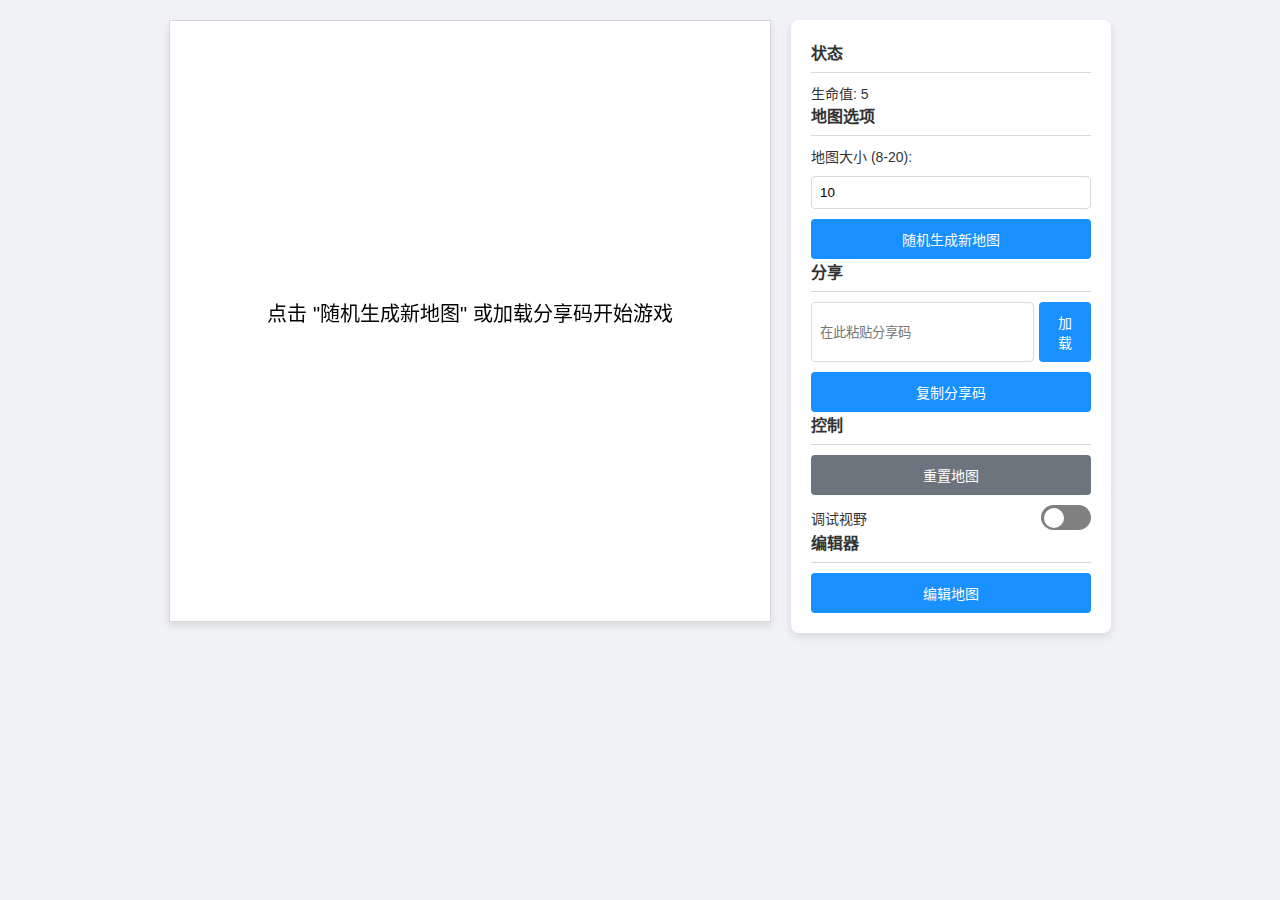
<file: ghost_maze_v0.html>
<!DOCTYPE html>
<html lang="zh-CN">
<head>
    <meta charset="UTF-8">
    <meta name="viewport" content="width=device-width, initial-scale=1.0">
    <title>鬼迷宫</title>
    <style>
        :root {
            --bg-color: #f0f2f5;
            --container-bg: #ffffff;
            --text-color: #333;
            --border-color: #d9d9d9;
            --primary-color: #1890ff;
            --primary-hover-color: #40a9ff;
            --danger-color: #ff4d4f;
            --danger-hover-color: #ff7875;
            --success-color: #52c41a;
            --disabled-color: #f5f5f5;
            --disabled-text-color: #bfbfbf;

            /* Game Colors */
            --ground-color: #dfe3e6;
            --grid-line-color: #dadee1;
            --unexplored-color: #0b0b0b;
            --wall-color: #495360;
            --player-color: #007bff;
            --ghost-color: #dc3545;
            --end-point-color: #28a745;
            --start-room-highlight: rgba(173, 216, 230, 0.4); /* Light blue with transparency */
            --hover-highlight-color: #ffc107; /* Yellow for hover */
        }

        body {
            font-family: -apple-system, BlinkMacSystemFont, 'Segoe UI', Roboto, 'Helvetica Neue', Arial, 'Noto Sans', sans-serif, 'Apple Color Emoji', 'Segoe UI Emoji', 'Segoe UI Symbol', 'Noto Color Emoji';
            background-color: var(--bg-color);
            color: var(--text-color);
            display: flex;
            justify-content: center;
            align-items: flex-start;
            margin: 0;
            padding: 20px;
            min-height: 100vh;
            box-sizing: border-box;
        }

        .main-container {
            display: flex;
            gap: 20px;
            align-items: flex-start;
        }

        #game-canvas {
            border: 1px solid var(--border-color);
            background-color: var(--container-bg);
            box-shadow: 0 4px 8px rgba(0,0,0,0.1);
        }

        .controls-panel {
            width: 280px;
            padding: 20px;
            background-color: var(--container-bg);
            border-radius: 8px;
            box-shadow: 0 4px 8px rgba(0,0,0,0.1);
            display: flex;
            flex-direction: column;
            gap: 15px;
        }

        .control-group {
            display: flex;
            flex-direction: column;
            gap: 10px;
        }

        .control-group h3 {
            margin: 0;
            font-size: 16px;
            border-bottom: 1px solid var(--border-color);
            padding-bottom: 8px;
        }
        
        .control-group label, .control-group .label {
            font-weight: 500;
            font-size: 14px;
        }

        .control-group input[type="number"], .control-group input[type="text"] {
            width: 100%;
            padding: 8px;
            border: 1px solid var(--border-color);
            border-radius: 4px;
            box-sizing: border-box;
        }
        
        .control-group .share-area {
            display: flex;
            gap: 5px;
        }

        .control-group .share-area input {
            flex-grow: 1;
        }

        button, .button {
            padding: 10px 15px;
            border: none;
            border-radius: 4px;
            background-color: var(--primary-color);
            color: white;
            font-size: 14px;
            cursor: pointer;
            transition: background-color 0.2s;
            text-align: center;
        }

        button:hover, .button:hover {
            background-color: var(--primary-hover-color);
        }
        
        button.secondary {
            background-color: #6c757d;
        }
        button.secondary:hover {
            background-color: #5a6268;
        }
        
        button.danger {
            background-color: var(--danger-color);
        }
        button.danger:hover {
            background-color: var(--danger-hover-color);
        }

        button:disabled {
            background-color: var(--disabled-color);
            color: var(--disabled-text-color);
            cursor: not-allowed;
        }

        .toggle-switch {
            display: flex;
            align-items: center;
            justify-content: space-between;
        }

        .toggle-switch input[type="checkbox"] {
            height: 0;
            width: 0;
            visibility: hidden;
        }

        .toggle-switch label {
            cursor: pointer;
            text-indent: -9999px;
            width: 50px;
            height: 25px;
            background: grey;
            display: block;
            border-radius: 100px;
            position: relative;
        }

        .toggle-switch label:after {
            content: '';
            position: absolute;
            top: 2.5px;
            left: 2.5px;
            width: 20px;
            height: 20px;
            background: #fff;
            border-radius: 90px;
            transition: 0.3s;
        }

        .toggle-switch input:checked + label {
            background: var(--primary-color);
        }

        .toggle-switch input:checked + label:after {
            left: calc(100% - 2.5px);
            transform: translateX(-100%);
        }

        .overlay {
            position: fixed;
            top: 0;
            left: 0;
            width: 100%;
            height: 100%;
            background-color: rgba(0, 0, 0, 0.6);
            display: none; /* Initially hidden */
            justify-content: center;
            align-items: center;
            z-index: 1000;
        }

        .overlay-content {
            background-color: var(--container-bg);
            padding: 30px 40px;
            border-radius: 8px;
            text-align: center;
            box-shadow: 0 5px 15px rgba(0,0,0,0.3);
        }

        .overlay-content h2, .overlay-content p {
            margin-top: 0;
            margin-bottom: 1em;
        }

        .overlay-content .buttons {
            margin-top: 20px;
            display: flex;
            gap: 10px;
            justify-content: center;
        }
        
        .editor-toolbar {
            display: flex;
            gap: 10px;
            margin-bottom: 15px;
        }
        
        .editor-toolbar button.active {
            background-color: var(--primary-hover-color);
            box-shadow: inset 0 2px 4px rgba(0,0,0,0.2);
        }

        /* === Toast Notification Styles === */
        .toast {
            position: fixed;
            top: 20px;
            left: 50%;
            transform: translate(-50%, -100px);
            padding: 12px 20px;
            border-radius: 6px;
            background-color: var(--primary-color);
            color: white;
            font-size: 15px;
            box-shadow: 0 4px 12px rgba(0,0,0,0.15);
            z-index: 2000;
            opacity: 0;
            visibility: hidden;
            transition: transform 0.4s ease, opacity 0.4s ease, visibility 0.4s;
        }
        .toast.show {
            transform: translate(-50%, 0);
            opacity: 1;
            visibility: visible;
        }
        .toast.success {
            background-color: var(--success-color);
        }
        .toast.error {
            background-color: var(--danger-color);
        }

    </style>
</head>
<body>

    <div class="main-container">
        <canvas id="game-canvas" width="600" height="600"></canvas>
        
        <div class="controls-panel">
            <!-- Game Mode UI -->
            <div id="game-controls">
                <div class="control-group">
                    <h3>状态</h3>
                    <div id="player-health-display" class="label">生命值: 5</div>
                </div>
                <div class="control-group">
                    <h3>地图选项</h3>
                    <label for="map-size-input">地图大小 (8-20):</label>
                    <input type="number" id="map-size-input" value="10" min="8" max="20">
                    <button id="generate-map-btn">随机生成新地图</button>
                </div>
                <div class="control-group">
                    <h3>分享</h3>
                    <div class="share-area">
                        <input type="text" id="share-code-input" placeholder="在此粘贴分享码">
                        <button id="load-share-code-btn">加载</button>
                    </div>
                    <button id="copy-share-code-btn">复制分享码</button>
                </div>
                 <div class="control-group">
                    <h3>控制</h3>
                    <button id="reset-map-btn" class="secondary">重置地图</button>
                    <div class="toggle-switch">
                        <span class="label">调试视野</span>
                        <input type="checkbox" id="debug-vision-toggle">
                        <label for="debug-vision-toggle">Toggle</label>
                    </div>
                </div>
                <div class="control-group">
                    <h3>编辑器</h3>
                    <button id="edit-map-btn">编辑地图</button>
                </div>
            </div>

            <!-- Editor Mode UI -->
            <div id="editor-controls" style="display: none;">
                <div class="control-group">
                    <h3>编辑器工具</h3>
                    <div class="editor-toolbar">
                        <button id="tool-wall" class="tool-btn active">编辑墙壁</button>
                        <button id="tool-end" class="tool-btn">放置终点</button>
                        <button id="tool-ghost" class="tool-btn">放置鬼</button>
                        <button id="tool-eraser" class="tool-btn">橡皮擦</button>
                    </div>
                </div>
                 <div class="control-group">
                    <h3>地图选项</h3>
                    <label for="editor-map-size-input">地图大小 (8-20):</label>
                    <input type="number" id="editor-map-size-input" value="10" min="8" max="20">
                </div>
                <div class="control-group">
                    <h3>控制</h3>
                    <button id="play-edited-map-btn">游玩地图</button>
                    <button id="clear-map-btn" class="danger">清空地图</button>
                </div>
                 <div class="control-group">
                    <h3>分享</h3>
                    <div class="share-area">
                        <input type="text" id="editor-share-code-input" placeholder="在此粘贴分享码">
                        <button id="editor-load-share-code-btn">加载</button>
                    </div>
                    <button id="editor-copy-share-code-btn">复制分享码</button>
                </div>
            </div>
        </div>
    </div>

    <!-- Overlays -->
    <div id="death-overlay" class="overlay">
        <div class="overlay-content">
            <h2 id="death-message">你死了</h2>
            <div class="buttons">
                <button id="revive-btn">复活</button>
            </div>
        </div>
    </div>

    <div id="game-over-overlay" class="overlay">
        <div class="overlay-content">
            <h2>你死了，游戏结束</h2>
            <div class="buttons">
                <button id="game-over-replay-btn">再次游玩该地图</button>
                <button id="game-over-new-map-btn">游玩新地图</button>
            </div>
        </div>
    </div>

    <div id="win-overlay" class="overlay">
        <div class="overlay-content">
            <h2>你赢了！</h2>
            <div class="buttons">
                <button id="win-replay-btn">再次游玩该地图</button>
                <button id="win-new-map-btn">游玩新地图</button>
            </div>
        </div>
    </div>

    <!-- Custom Confirm Overlay -->
    <div id="confirm-overlay" class="overlay">
        <div class="overlay-content">
            <p id="confirm-message">你确定吗？</p>
            <div class="buttons">
                <button id="confirm-yes-btn" class="danger">确认</button>
                <button id="confirm-no-btn" class="secondary">取消</button>
            </div>
        </div>
    </div>

    <!-- Toast Notification -->
    <div id="toast-notification" class="toast"></div>


    <script>
    document.addEventListener('DOMContentLoaded', () => {
        const canvas = document.getElementById('game-canvas');
        const ctx = canvas.getContext('2d');

        class GhostMazeGame {
            constructor() {
                // DOM Elements
                this.healthDisplay = document.getElementById('player-health-display');
                this.mapSizeInput = document.getElementById('map-size-input');
                this.editorMapSizeInput = document.getElementById('editor-map-size-input');
                this.toastElement = document.getElementById('toast-notification');
                this.confirmOverlay = document.getElementById('confirm-overlay');
                this.confirmMessage = document.getElementById('confirm-message');
                this.confirmYesBtn = document.getElementById('confirm-yes-btn');
                this.confirmNoBtn = document.getElementById('confirm-no-btn');
                this.toastTimeout = null;
                this.animationFrameId = null;
                
                const computedStyle = getComputedStyle(document.documentElement);
                this.colors = {
                    ground: computedStyle.getPropertyValue('--ground-color').trim(),
                    gridLine: computedStyle.getPropertyValue('--grid-line-color').trim(),
                    unexplored: computedStyle.getPropertyValue('--unexplored-color').trim(),
                    wall: computedStyle.getPropertyValue('--wall-color').trim(),
                    player: computedStyle.getPropertyValue('--player-color').trim(),
                    ghost: computedStyle.getPropertyValue('--ghost-color').trim(),
                    endPoint: computedStyle.getPropertyValue('--end-point-color').trim(),
                    startRoomHighlight: computedStyle.getPropertyValue('--start-room-highlight').trim(),
                    hoverHighlight: computedStyle.getPropertyValue('--hover-highlight-color').trim()
                };
                
                // Game State
                this.state = 'menu';
                this.width = 10;
                this.height = 10;
                this.cellSize = canvas.width / this.width;
                this.mapData = null;

                // Player
                this.player = { x: 1, y: 1, hp: 5, initialHp: 5, trail: [] };

                // Ghosts
                this.ghosts = [];
                this.ghostCount = 3;

                // Map data structures
                this.hWalls = [];
                this.vWalls = [];
                this.startPos = { x: 1, y: 1 };
                this.endPos = { x: 0, y: 0 };
                
                // Visibility
                this.seenCells = [];
                this.debugVision = false;

                // Editor State
                this.editor = {
                    active: false,
                    tool: 'wall',
                    isDragging: false,
                    didDrag: false,
                    dragAxis: null,
                    lastDragPos: null,
                    hoveredWall: null
                };

                this.bindUI();
                this.showInitialMessage();
            }
            
            showInitialMessage() {
                ctx.clearRect(0, 0, canvas.width, canvas.height);
                ctx.fillStyle = 'black';
                ctx.font = '20px sans-serif';
                ctx.textAlign = 'center';
                ctx.fillText('点击 "随机生成新地图" 或加载分享码开始游戏', canvas.width / 2, canvas.height / 2);
            }

            // ==================================================
            //  UI BINDING & CONTROLS
            // ==================================================
            bindUI() {
                document.getElementById('generate-map-btn').addEventListener('click', () => this.generateNewRandomMap());
                document.getElementById('load-share-code-btn').addEventListener('click', () => this.loadFromShareCode(document.getElementById('share-code-input').value));
                document.getElementById('copy-share-code-btn').addEventListener('click', () => this.copyShareCode());
                document.getElementById('reset-map-btn').addEventListener('click', () => this.resetCurrentMap());
                document.getElementById('debug-vision-toggle').addEventListener('change', (e) => {
                    this.debugVision = e.target.checked;
                    if (this.state !== 'playing') this.draw();
                });
                document.getElementById('edit-map-btn').addEventListener('click', () => this.enterEditorMode());

                document.getElementById('revive-btn').addEventListener('click', () => this.revivePlayer());
                document.getElementById('game-over-replay-btn').addEventListener('click', () => this.resetCurrentMap());
                document.getElementById('game-over-new-map-btn').addEventListener('click', () => this.generateNewRandomMap());
                document.getElementById('win-replay-btn').addEventListener('click', () => this.resetCurrentMap());
                document.getElementById('win-new-map-btn').addEventListener('click', () => this.generateNewRandomMap());

                document.querySelectorAll('.tool-btn').forEach(btn => {
                    btn.addEventListener('click', (e) => this.setEditorTool(e.target.id.split('-')[1]));
                });
                this.editorMapSizeInput.addEventListener('change', () => this.resizeAndClearEditor());
                document.getElementById('play-edited-map-btn').addEventListener('click', () => this.playEditedMap());
                document.getElementById('clear-map-btn').addEventListener('click', () => this.clearEditorMap());
                document.getElementById('editor-copy-share-code-btn').addEventListener('click', () => this.copyShareCode(true));
                document.getElementById('editor-load-share-code-btn').addEventListener('click', () => this.loadFromShareCode(document.getElementById('editor-share-code-input').value, true));

                window.addEventListener('keydown', (e) => this.handleKeyPress(e));
                
                canvas.addEventListener('mousedown', (e) => this.handleCanvasMouseDown(e));
                canvas.addEventListener('mousemove', (e) => this.handleCanvasMouseMove(e));
                canvas.addEventListener('mouseup', (e) => this.handleCanvasMouseUp(e));
                canvas.addEventListener('mouseleave', (e) => this.handleCanvasMouseLeave(e));
            }

            // ==================================================
            //  CUSTOM NOTIFICATIONS & ANIMATION
            // ==================================================
            showToast(message, duration = 3000, type = 'info') {
                clearTimeout(this.toastTimeout);
                this.toastElement.textContent = message;
                this.toastElement.className = 'toast';
                if (type !== 'info') {
                    this.toastElement.classList.add(type);
                }
                this.toastElement.classList.add('show');
                this.toastTimeout = setTimeout(() => {
                    this.toastElement.classList.remove('show');
                }, duration);
            }

            showConfirm(message, onConfirm) {
                this.confirmMessage.textContent = message;
                this.confirmOverlay.style.display = 'flex';

                const hide = () => {
                    this.confirmOverlay.style.display = 'none';
                    this.confirmYesBtn.onclick = null;
                    this.confirmNoBtn.onclick = null;
                };

                this.confirmYesBtn.onclick = () => {
                    hide();
                    onConfirm();
                };
                this.confirmNoBtn.onclick = hide;
            }

            startAnimationLoop() {
                if (this.animationFrameId) return;
                const trailLifetime = 500; // Trail fades out over 0.5 seconds

                const loop = () => {
                    const now = Date.now();
                    
                    // Filter out old trail points
                    this.player.trail = this.player.trail.filter(p => now - p.timestamp < trailLifetime);
                    this.ghosts.forEach(g => {
                        g.trail = g.trail.filter(p => now - p.timestamp < trailLifetime);
                    });

                    if (this.state === 'playing') {
                        this.draw();
                        this.animationFrameId = requestAnimationFrame(loop);
                    } else {
                        this.stopAnimationLoop();
                    }
                };
                this.animationFrameId = requestAnimationFrame(loop);
            }

            stopAnimationLoop() {
                if (this.animationFrameId) {
                    cancelAnimationFrame(this.animationFrameId);
                    this.animationFrameId = null;
                }
            }

            // ==================================================
            //  GAME INITIALIZATION & STATE MANAGEMENT
            // ==================================================
            
            startGame(mapData) {
                this.stopAnimationLoop();
                this.mapData = JSON.parse(JSON.stringify(mapData));
                this.state = 'playing';
                
                this.width = mapData.width;
                this.height = mapData.height;
                this.cellSize = canvas.width / this.width;
                
                this.hWalls = mapData.hWalls;
                this.vWalls = mapData.vWalls;
                this.endPos = mapData.endPos;
                
                this.player = { x: 1, y: this.height - 2, hp: 5, initialHp: 5, trail: [] };
                
                this.ghosts = JSON.parse(JSON.stringify(mapData.initialGhosts));
                this.ghosts.forEach(g => g.trail = []);
                
                this.seenCells = Array(this.height).fill(null).map(() => Array(this.width).fill(false));
                this.updateVisibility();
                
                this.updateHealthDisplay();
                this.hideAllOverlays();
                this.startAnimationLoop();
            }

            generateNewRandomMap() {
                const size = parseInt(this.mapSizeInput.value);
                if (size < 8 || size > 20) {
                    this.showToast('地图大小必须在 8 到 20 之间。', 3000, 'error');
                    return;
                }
                const mapData = this.generateMaze(size, size);
                this.startGame(mapData);
            }
            
            resetCurrentMap() {
                if (!this.mapData) {
                    this.showToast("没有可重置的地图。请先生成一个新地图。", 3000, 'error');
                    return;
                }
                this.startGame(this.mapData);
            }

            // ==================================================
            //  MAP GENERATION
            // ==================================================

            generateMaze(width, height) {
                this.width = width;
                this.height = height;
                this.cellSize = canvas.width / this.width;

                this.hWalls = Array(height + 1).fill(null).map(() => Array(width).fill(true));
                this.vWalls = Array(height).fill(null).map(() => Array(width + 1).fill(true));

                const roomY = height - 3;
                for (let y = roomY; y < roomY + 3; y++) {
                    for (let x = 0; x < 3; x++) {
                        if (x < 2) this.vWalls[y][x + 1] = false;
                        if (y < roomY + 2) this.hWalls[y + 1][x] = false;
                    }
                }
                this.vWalls[roomY + 1][3] = false;
                this.hWalls[roomY][1] = false;
                
                this.startPos = { x: 1, y: height - 2 };

                const visited = Array(height).fill(null).map(() => Array(width).fill(false));
                for (let y = roomY; y < roomY + 3; y++) {
                    for (let x = 0; x < 3; x++) {
                        visited[y][x] = true;
                    }
                }
                
                const stack = [];
                let startGenX, startGenY;
                do {
                    startGenX = Math.floor(Math.random() * width);
                    startGenY = Math.floor(Math.random() * height);
                } while (visited[startGenY][startGenX]);

                stack.push({ x: startGenX, y: startGenY });
                visited[startGenY][startGenX] = true;

                while (stack.length > 0) {
                    const current = stack.pop();
                    const neighbors = [];
                    const dirs = [{x:0, y:-1}, {x:1, y:0}, {x:0, y:1}, {x:-1, y:0}];
                    for (const dir of dirs) {
                        const nx = current.x + dir.x;
                        const ny = current.y + dir.y;
                        if (nx >= 0 && nx < width && ny >= 0 && ny < height && !visited[ny][nx]) {
                            neighbors.push({ x: nx, y: ny, dir: dir });
                        }
                    }

                    if (neighbors.length > 0) {
                        stack.push(current);
                        const { x: nx, y: ny, dir } = neighbors[Math.floor(Math.random() * neighbors.length)];
                        if (dir.x === 1) this.vWalls[current.y][current.x + 1] = false;
                        else if (dir.x === -1) this.vWalls[current.y][current.x] = false;
                        else if (dir.y === 1) this.hWalls[current.y + 1][current.x] = false;
                        else if (dir.y === -1) this.hWalls[current.y][current.x] = false;
                        visited[ny][nx] = true;
                        stack.push({ x: nx, y: ny });
                    }
                }
                
                const wallsToRemove = Math.floor(width * height * 0.08);
                let removedCount = 0;
                let attempts = 0;
                while (removedCount < wallsToRemove && attempts < wallsToRemove * 10) {
                    attempts++;
                    const rx = Math.floor(Math.random() * (width - 1));
                    const ry = Math.floor(Math.random() * (height - 1));

                    if (Math.random() > 0.5) {
                        if (rx < width - 1 && !(ry >= roomY && ry < roomY + 3 && rx + 1 === 3)) {
                            if (this.vWalls[ry][rx + 1]) {
                                this.vWalls[ry][rx + 1] = false;
                                removedCount++;
                            }
                        }
                    } else {
                        if (ry < height - 1 && !(rx >= 0 && rx < 3 && ry + 1 === roomY)) {
                             if (this.hWalls[ry + 1][rx]) {
                                this.hWalls[ry + 1][rx] = false;
                                removedCount++;
                            }
                        }
                    }
                }

                this.endPos = this.findFarthestEndCell();

                const initialGhosts = [];
                const occupied = new Set();
                occupied.add(`${this.endPos.x},${this.endPos.y}`);
                for (let y = height - 3; y < height; y++) {
                    for (let x = 0; x < 3; x++) {
                        occupied.add(`${x},${y}`);
                    }
                }

                while (initialGhosts.length < this.ghostCount) {
                    const x = Math.floor(Math.random() * width);
                    const y = Math.floor(Math.random() * height);
                    const posKey = `${x},${y}`;
                    if (!occupied.has(posKey)) {
                        initialGhosts.push({ x, y, id: initialGhosts.length });
                        occupied.add(posKey);
                    }
                }

                return {
                    width, height,
                    hWalls: this.hWalls, vWalls: this.vWalls,
                    endPos: this.endPos, initialGhosts: initialGhosts
                };
            }
            
            findFarthestEndCell() {
                const distances = this.calculateDistances(this.startPos);
                let maxDist = -1;
                let farthestCell = null;

                for (let y = 0; y < this.height; y++) {
                    for (let x = 0; x < this.width; x++) {
                        if (x === 0 || x === this.width - 1 || y === 0 || y === this.height - 1) {
                            let wallCount = 0;
                            if (this.hWalls[y][x]) wallCount++;
                            if (this.hWalls[y + 1][x]) wallCount++;
                            if (this.vWalls[y][x]) wallCount++;
                            if (this.vWalls[y][x + 1]) wallCount++;
                            
                            if (wallCount >= 3) {
                                if (distances[y][x] > maxDist) {
                                    maxDist = distances[y][x];
                                    farthestCell = { x, y };
                                }
                            }
                        }
                    }
                }
                return farthestCell || { x: this.width - 1, y: 0 };
            }

            // ==================================================
            //  PLAYER LOGIC
            // ==================================================
            handleKeyPress(e) {
                if (this.state !== 'playing') return;

                let dx = 0, dy = 0;
                switch (e.key) {
                    case 'ArrowUp': case 'w': dy = -1; break;
                    case 'ArrowDown': case 's': dy = 1; break;
                    case 'ArrowLeft': case 'a': dx = -1; break;
                    case 'ArrowRight': case 'd': dx = 1; break;
                    default: return;
                }
                e.preventDefault();
                this.movePlayer(dx, dy);
            }

            movePlayer(dx, dy) {
                if (this.state !== 'playing') return;

                const playerPrevPos = { x: this.player.x, y: this.player.y };
                const newX = this.player.x + dx;
                const newY = this.player.y + dy;

                if (newX < 0 || newX >= this.width || newY < 0 || newY >= this.height) return;
                if (dx === 1 && this.vWalls[this.player.y][this.player.x + 1]) return;
                if (dx === -1 && this.vWalls[this.player.y][this.player.x]) return;
                if (dy === 1 && this.hWalls[this.player.y + 1][this.player.x]) return;
                if (dy === -1 && this.hWalls[this.player.y][this.player.x]) return;

                this.player.trail.unshift({ x: this.player.x, y: this.player.y, timestamp: Date.now() });

                this.player.x = newX;
                this.player.y = newY;
                
                this.updateVisibility();

                if (this.checkCollisionWithGhosts()) {
                    this.handlePlayerDeath();
                    return;
                }

                this.moveGhosts(playerPrevPos);

                if (this.checkCollisionWithGhosts()) {
                    this.handlePlayerDeath();
                    return;
                }
                
                if (this.player.x === this.endPos.x && this.player.y === this.endPos.y) {
                    this.handleWin();
                }

                if (!this.animationFrameId) this.draw();
            }
            
            resetPlayerPos() {
                this.player.x = this.startPos.x;
                this.player.y = this.height - 2;
                this.player.trail = [];
            }
            
            updateHealthDisplay() {
                this.healthDisplay.textContent = `生命值: ${this.player.hp}`;
            }

            // ==================================================
            //  GHOST LOGIC
            // ==================================================
            
            canGhostSeePlayer(ghost, playerPos) {
                if (!playerPos || ghost.x !== playerPos.x && ghost.y !== playerPos.y) return false;
                
                if (ghost.x === playerPos.x) {
                    const startY = Math.min(ghost.y, playerPos.y);
                    const endY = Math.max(ghost.y, playerPos.y);
                    for (let y = startY; y < endY; y++) {
                        if (this.hWalls[y + 1][ghost.x]) return false;
                    }
                } else {
                    const startX = Math.min(ghost.x, playerPos.x);
                    const endX = Math.max(ghost.x, playerPos.x);
                    for (let x = startX; x < endX; x++) {
                        if (this.vWalls[ghost.y][x + 1]) return false;
                    }
                }
                return true;
            }

            moveGhosts(playerPrevPos) {
                const ghostOrder = this.ghosts.map((_, i) => i).sort(() => Math.random() - 0.5);

                for (const i of ghostOrder) {
                    const ghost = this.ghosts[i];
                    const sawBefore = this.canGhostSeePlayer(ghost, playerPrevPos);
                    const seesAfter = this.canGhostSeePlayer(ghost, this.player);

                    let target = null;
                    if (!sawBefore && seesAfter) target = this.player;
                    if (sawBefore && !seesAfter) target = playerPrevPos;
                    if (sawBefore && seesAfter) target = this.player;
                    
                    if (!target) {
                        if (ghost.pendingMove) {
                            const {nx, ny} = ghost.pendingMove;
                             if (!this.isCellOccupiedByGhost(nx, ny, ghost.id)) {
                                ghost.trail.unshift({ x: ghost.x, y: ghost.y, timestamp: Date.now() });
                                ghost.x = nx; ghost.y = ny;
                            }
                            ghost.pendingMove = null;
                        }
                        continue;
                    }
                    
                    const path = this.findShortestPath(ghost, target);
                    if (path && path.length > 1) {
                        const nextStep = path[1];
                        if (!this.isCellOccupiedByGhost(nextStep.x, nextStep.y, ghost.id)) {
                            ghost.trail.unshift({ x: ghost.x, y: ghost.y, timestamp: Date.now() });
                            ghost.x = nextStep.x; ghost.y = nextStep.y;
                            ghost.pendingMove = null;
                        } else {
                            ghost.pendingMove = { nx: nextStep.x, ny: nextStep.y };
                        }
                    }
                }
            }
            
            isCellOccupiedByGhost(x, y, selfId = -1) {
                return this.ghosts.some(g => g.id !== selfId && g.x === x && g.y === y);
            }

            // ==================================================
            //  GAME ENDING & OVERLAYS
            // ==================================================
            
            checkCollisionWithGhosts() {
                return this.ghosts.some(g => g.x === this.player.x && g.y === this.player.y);
            }

            handlePlayerDeath() {
                this.stopAnimationLoop();
                this.player.hp--;
                this.updateHealthDisplay();
                this.state = 'dead';
                this.draw();

                if (this.player.hp > 0) {
                    document.getElementById('death-message').textContent = `你死了 (剩余血量 ${this.player.hp})`;
                    document.getElementById('death-overlay').style.display = 'flex';
                } else {
                    document.getElementById('game-over-overlay').style.display = 'flex';
                }
            }
            
            revivePlayer() {
                this.resetPlayerPos();
                this.state = 'playing';
                this.hideAllOverlays();
                this.updateVisibility();
                this.startAnimationLoop();
            }

            handleWin() {
                this.stopAnimationLoop();
                this.state = 'won';
                document.getElementById('win-overlay').style.display = 'flex';
            }
            
            hideAllOverlays() {
                document.getElementById('death-overlay').style.display = 'none';
                document.getElementById('game-over-overlay').style.display = 'none';
                document.getElementById('win-overlay').style.display = 'none';
            }

            // ==================================================
            //  VISIBILITY
            // ==================================================
            updateVisibility() {
                const roomY = this.height - 3;
                for (let y = roomY; y < roomY + 3; y++) {
                    for (let x = 0; x < 3; x++) {
                        this.seenCells[y][x] = true;
                    }
                }

                const { x, y } = this.player;
                this.seenCells[y][x] = true;

                for (let i = x + 1; i < this.width; i++) {
                    if (this.vWalls[y][i]) break;
                    this.seenCells[y][i] = true;
                }
                for (let i = x - 1; i >= 0; i--) {
                    if (this.vWalls[y][i + 1]) break;
                    this.seenCells[y][i] = true;
                }
                for (let i = y + 1; i < this.height; i++) {
                    if (this.hWalls[i][x]) break;
                    this.seenCells[i][x] = true;
                }
                for (let i = y - 1; i >= 0; i--) {
                    if (this.hWalls[i + 1][x]) break;
                    this.seenCells[i][x] = true;
                }
            }

            // ==================================================
            //  DRAWING
            // ==================================================
            draw() {
                if (this.state === 'menu') return;
                if (this.editor.active) {
                    this.drawEditor();
                    return;
                }

                ctx.clearRect(0, 0, canvas.width, canvas.height);
                const cs = this.cellSize;
                const now = Date.now();
                const trailLifetime = 500;
                const initialAlpha = 0.3;

                for (let y = 0; y < this.height; y++) {
                    for (let x = 0; x < this.width; x++) {
                        ctx.fillStyle = this.colors.ground;
                        ctx.fillRect(x * cs, y * cs, cs, cs);
                    }
                }
                
                this.player.trail.forEach(p => {
                    if (this.seenCells[p.y][p.x] || this.debugVision) {
                        const age = now - p.timestamp;
                        const alpha = initialAlpha * (1 - age / trailLifetime);
                        this.drawCircle(p.x, p.y, this.colors.player, alpha);
                    }
                });
                this.ghosts.forEach(ghost => {
                    ghost.trail.forEach(p => {
                        if (this.seenCells[p.y][p.x] || this.debugVision) {
                            const age = now - p.timestamp;
                            const alpha = initialAlpha * (1 - age / trailLifetime);
                            this.drawCircle(p.x, p.y, this.colors.ghost, alpha);
                        }
                    });
                });

                ctx.strokeStyle = this.colors.gridLine;
                ctx.lineWidth = 1;
                ctx.beginPath();
                for (let i = 0; i <= this.width; i++) {
                    const x = Math.round(i * cs) + 0.5;
                    ctx.moveTo(x, 0);
                    ctx.lineTo(x, this.height * cs);
                }
                for (let i = 0; i <= this.height; i++) {
                    const y = Math.round(i * cs) + 0.5;
                    ctx.moveTo(0, y);
                    ctx.lineTo(this.width * cs, y);
                }
                ctx.stroke();

                for (let y = 0; y < this.height; y++) {
                    for (let x = 0; x < this.width; x++) {
                        if (!this.seenCells[y][x] && !this.debugVision) {
                            ctx.fillStyle = this.colors.unexplored;
                            ctx.fillRect(x * cs, y * cs, cs, cs);
                        }
                    }
                }

                ctx.strokeStyle = this.colors.wall;
                ctx.lineWidth = Math.max(2, cs / 10);
                ctx.beginPath();
                for (let y = 0; y < this.height; y++) {
                    for (let x = 0; x < this.width; x++) {
                        if (this.seenCells[y][x] || this.debugVision) {
                            if (this.hWalls[y][x]) {
                                ctx.moveTo(x * cs, y * cs);
                                ctx.lineTo((x + 1) * cs, y * cs);
                            }
                            if (this.hWalls[y + 1][x]) {
                                ctx.moveTo(x * cs, (y + 1) * cs);
                                ctx.lineTo((x + 1) * cs, (y + 1) * cs);
                            }
                            if (this.vWalls[y][x]) {
                                ctx.moveTo(x * cs, y * cs);
                                ctx.lineTo(x * cs, (y + 1) * cs);
                            }
                            if (this.vWalls[y][x + 1]) {
                                ctx.moveTo((x + 1) * cs, y * cs);
                                ctx.lineTo((x + 1) * cs, (y + 1) * cs);
                            }
                        }
                    }
                }
                ctx.stroke();

                if (this.endPos && (this.seenCells[this.endPos.y][this.endPos.x] || this.debugVision)) {
                    this.drawCircle(this.endPos.x, this.endPos.y, this.colors.endPoint);
                }

                this.drawCircle(this.player.x, this.player.y, this.colors.player);
                
                this.ghosts.forEach(ghost => {
                    if (this.seenCells[ghost.y][ghost.x] || this.debugVision) {
                        this.drawCircle(ghost.x, ghost.y, this.colors.ghost);
                    }
                });
            }

            drawCircle(x, y, color, alpha = 1.0) {
                if (alpha <= 0) return;
                const cs = this.cellSize;
                ctx.globalAlpha = alpha;
                ctx.fillStyle = color;
                ctx.beginPath();
                ctx.arc(x * cs + cs / 2, y * cs + cs / 2, cs * 0.35, 0, 2 * Math.PI);
                ctx.fill();
                ctx.globalAlpha = 1.0;
            }

            // ==================================================
            //  EDITOR LOGIC
            // ==================================================
            
            enterEditorMode() {
                this.stopAnimationLoop();
                if (!this.mapData) {
                    this.width = 10;
                    this.height = 10;
                    this.cellSize = canvas.width / this.width;
                    this.createBlankEditorMap();
                    this.mapData = {
                        width: this.width, height: this.height,
                        hWalls: JSON.parse(JSON.stringify(this.hWalls)),
                        vWalls: JSON.parse(JSON.stringify(this.vWalls)),
                        endPos: null,
                        initialGhosts: []
                    };
                }

                this.state = 'editor';
                this.editor.active = true;
                this.setEditorTool('wall');
                
                document.getElementById('game-controls').style.display = 'none';
                document.getElementById('editor-controls').style.display = 'block';
                
                this.width = this.mapData.width;
                this.height = this.mapData.height;
                this.editorMapSizeInput.value = this.width;
                this.cellSize = canvas.width / this.width;
                this.hWalls = JSON.parse(JSON.stringify(this.mapData.hWalls));
                this.vWalls = JSON.parse(JSON.stringify(this.mapData.vWalls));
                this.endPos = this.mapData.endPos ? {...this.mapData.endPos} : null;
                this.ghosts = JSON.parse(JSON.stringify(this.mapData.initialGhosts || []));
                
                this.drawEditor();
            }
            
            createBlankEditorMap() {
                this.cellSize = canvas.width / this.width;
                
                this.hWalls = Array(this.height + 1).fill(null).map(() => Array(this.width).fill(false));
                this.vWalls = Array(this.height).fill(null).map(() => Array(this.width + 1).fill(false));
                
                for (let x = 0; x < this.width; x++) {
                    this.hWalls[0][x] = true;
                    this.hWalls[this.height][x] = true;
                }
                for (let y = 0; y < this.height; y++) {
                    this.vWalls[y][0] = true;
                    this.vWalls[y][this.width] = true;
                }
                
                const roomY = this.height - 3;
                for (let x = 0; x < 3; x++) this.hWalls[roomY + 3][x] = true;
                for (let y = roomY; y < roomY + 3; y++) this.vWalls[y][0] = true;
                this.hWalls[roomY][0] = true; this.hWalls[roomY][2] = true;
                this.vWalls[roomY][3] = true; this.vWalls[roomY+2][3] = true;
                this.hWalls[roomY][1] = false;
                this.vWalls[roomY+1][3] = false;
                
                this.startPos = { x: 1, y: this.height - 2 };
                this.endPos = null;
                this.ghosts = [];
            }

            resizeAndClearEditor() {
                const size = parseInt(this.editorMapSizeInput.value);
                if (size < 8 || size > 20) {
                    this.showToast('地图大小必须在 8 到 20 之间。', 3000, 'error');
                    this.editorMapSizeInput.value = this.width; // Revert to old value
                    return;
                }
                this.width = size;
                this.height = size;
                this.createBlankEditorMap();
                this.drawEditor();
            }
            
            playEditedMap() {
                if (!this.endPos) {
                    this.showToast('校验失败！请在地图上放置一个终点。', 3000, 'error');
                    return;
                }
                
                const distances = this.calculateDistances(this.startPos);
                let reachableCells = 0;
                for (let y = 0; y < this.height; y++) {
                    for (let x = 0; x < this.width; x++) {
                        if (distances[y][x] !== Infinity) {
                            reachableCells++;
                        }
                    }
                }
                if (reachableCells < this.width * this.height) {
                    this.showToast('校验失败！请确保所有格子都是连通的。', 3000, 'error');
                    return;
                }
                
                this.editor.active = false;
                document.getElementById('game-controls').style.display = 'block';
                document.getElementById('editor-controls').style.display = 'none';
                
                const editedMapData = {
                    width: this.width, height: this.height,
                    hWalls: this.hWalls, vWalls: this.vWalls,
                    endPos: this.endPos,
                    initialGhosts: this.ghosts.map((g, i) => ({x: g.x, y: g.y, id: i}))
                };
                
                this.startGame(editedMapData);
            }
            
            clearEditorMap() {
                this.showConfirm('你确定要清空所有墙壁、鬼和终点吗？', () => {
                    this.createBlankEditorMap();
                    this.drawEditor();
                });
            }
            
            setEditorTool(tool) {
                this.editor.tool = tool;
                document.querySelectorAll('.tool-btn').forEach(btn => {
                    btn.classList.toggle('active', btn.id === `tool-${tool}`);
                });
                this.editor.hoveredWall = null;
                this.drawEditor();
            }
            
            drawEditor() {
                ctx.clearRect(0, 0, canvas.width, canvas.height);
                const cs = this.cellSize;

                ctx.fillStyle = this.colors.ground;
                ctx.fillRect(0, 0, canvas.width, canvas.height);
                
                ctx.fillStyle = this.colors.startRoomHighlight;
                ctx.fillRect(0, (this.height - 3) * cs, 3 * cs, 3 * cs);

                ctx.strokeStyle = this.colors.gridLine;
                ctx.lineWidth = 1;
                ctx.beginPath();
                for (let i = 0; i <= this.width; i++) {
                    const x = Math.round(i * cs) + 0.5;
                    ctx.moveTo(x, 0);
                    ctx.lineTo(x, this.height * cs);
                }
                for (let i = 0; i <= this.height; i++) {
                    const y = Math.round(i * cs) + 0.5;
                    ctx.moveTo(0, y);
                    ctx.lineTo(this.width * cs, y);
                }
                ctx.stroke();
                
                ctx.strokeStyle = this.colors.wall;
                ctx.lineWidth = Math.max(2, cs / 10);
                ctx.beginPath();
                for (let y = 0; y <= this.height; y++) {
                    for (let x = 0; x < this.width; x++) {
                        if (this.hWalls[y][x]) {
                            ctx.moveTo(x * cs, y * cs);
                            ctx.lineTo((x + 1) * cs, y * cs);
                        }
                    }
                }
                for (let y = 0; y < this.height; y++) {
                    for (let x = 0; x <= this.width; x++) {
                        if (this.vWalls[y][x]) {
                            ctx.moveTo(x * cs, y * cs);
                            ctx.lineTo(x * cs, (y + 1) * cs);
                        }
                    }
                }
                ctx.stroke();
                
                if (this.editor.hoveredWall && !this.editor.isDragging) {
                    ctx.strokeStyle = this.colors.hoverHighlight;
                    ctx.lineWidth = Math.max(3, cs / 8);
                    ctx.beginPath();
                    const {x, y, type} = this.editor.hoveredWall;
                    if (type === 'h') {
                        ctx.moveTo(x * cs, y * cs);
                        ctx.lineTo((x + 1) * cs, y * cs);
                    } else {
                        ctx.moveTo(x * cs, y * cs);
                        ctx.lineTo(x * cs, (y + 1) * cs);
                    }
                    ctx.stroke();
                }

                if (this.endPos) this.drawCircle(this.endPos.x, this.endPos.y, this.colors.endPoint);
                this.ghosts.forEach(g => this.drawCircle(g.x, g.y, this.colors.ghost));
                this.drawCircle(this.startPos.x, this.startPos.y, this.colors.player);
            }
            
            // Editor Mouse Handlers
            getMousePos(e) {
                const rect = canvas.getBoundingClientRect();
                const scaleX = canvas.width / rect.width;
                const scaleY = canvas.height / rect.height;
                return {
                    x: (e.clientX - rect.left) * scaleX,
                    y: (e.clientY - rect.top) * scaleY
                };
            }
            
            isPosInStartRoom(cellX, cellY) {
                const roomY = this.height - 3;
                return cellX >= 0 && cellX < 3 && cellY >= roomY && cellY < roomY + 3;
            }
            
            isWallEditable(wall) {
                if (!wall) return false;
                const {x, y, type} = wall;
                
                if (type === 'h' && (y === 0 || y === this.height)) return false;
                if (type === 'v' && (x === 0 || x === this.width)) return false;
                
                const roomY = this.height - 3;
                if (type === 'h' && y === roomY && x >= 0 && x < 3) return false;
                if (type === 'h' && y === roomY + 3 && x >= 0 && x < 3) return false;
                if (type === 'v' && x === 0 && y >= roomY && y < roomY + 3) return false;
                if (type === 'v' && x === 3 && y >= roomY && y < roomY + 3) return false;
                
                if (x >= 0 && x < 3 && y > roomY && y < roomY + 3) {
                     if (type === 'h') return false;
                }
                if (y >= roomY && y < roomY + 3 && x > 0 && x < 3) {
                     if (type === 'v') return false;
                }

                return true;
            }

            eraseAtPos(pos) {
                const wall = this.getWallAtPos(pos.x, pos.y);
                if (wall && this.isWallEditable(wall)) {
                    if (wall.type === 'h') this.hWalls[wall.y][wall.x] = false;
                    else this.vWalls[wall.y][wall.x] = false;
                }

                const cellX = Math.floor(pos.x / this.cellSize);
                const cellY = Math.floor(pos.y / this.cellSize);
                if (!this.isPosInStartRoom(cellX, cellY)) {
                    if (this.endPos && this.endPos.x === cellX && this.endPos.y === cellY) {
                        this.endPos = null;
                    }
                    this.ghosts = this.ghosts.filter(g => g.x !== cellX || g.y !== cellY);
                }
                this.drawEditor();
            }

            handleCanvasMouseDown(e) {
                if (!this.editor.active) return;
                
                this.editor.isDragging = true;
                this.editor.didDrag = false;

                const pos = this.getMousePos(e);

                if (this.editor.tool === 'wall') {
                    const wall = this.getWallAtPos(pos.x, pos.y);
                    if (wall && this.isWallEditable(wall)) {
                        this.editor.dragAxis = wall.type;
                        this.toggleWall(wall);
                        this.editor.lastDragPos = wall;
                    } else {
                        this.editor.dragAxis = null;
                    }
                } else if (this.editor.tool === 'eraser') {
                    this.eraseAtPos(pos);
                }
            }

            handleCanvasMouseMove(e) {
                if (!this.editor.active) return;

                if (!this.editor.isDragging) {
                    if (this.editor.tool === 'wall') { // Eraser no longer shows hover
                        const pos = this.getMousePos(e);
                        const wall = this.getWallAtPos(pos.x, pos.y);
                        if (wall && this.isWallEditable(wall)) {
                            if (!this.editor.hoveredWall || this.editor.hoveredWall.x !== wall.x || this.editor.hoveredWall.y !== wall.y || this.editor.hoveredWall.type !== wall.type) {
                                this.editor.hoveredWall = wall;
                                this.drawEditor();
                            }
                        } else if (this.editor.hoveredWall) {
                            this.editor.hoveredWall = null;
                            this.drawEditor();
                        }
                    }
                    return;
                }

                this.editor.didDrag = true;
                this.editor.hoveredWall = null;

                if (this.editor.tool === 'wall' && this.editor.dragAxis) {
                    const pos = this.getMousePos(e);
                    let wall;
                    if (this.editor.dragAxis === 'h') {
                        const x = Math.floor(pos.x / this.cellSize);
                        const y = this.editor.lastDragPos.y;
                        wall = { type: 'h', x, y };
                    } else {
                        const y = Math.floor(pos.y / this.cellSize);
                        const x = this.editor.lastDragPos.x;
                        wall = { type: 'v', x, y };
                    }
                    
                    if (wall && this.isWallEditable(wall) && (wall.x !== this.editor.lastDragPos.x || wall.y !== this.editor.lastDragPos.y)) {
                        // Drag only adds walls
                        if (wall.type === 'h') this.hWalls[wall.y][wall.x] = true;
                        else this.vWalls[wall.y][wall.x] = true;
                        this.drawEditor();
                        this.editor.lastDragPos = wall;
                    }
                } else if (this.editor.tool === 'eraser') {
                    this.eraseAtPos(this.getMousePos(e));
                }
            }
            
            handleCanvasMouseUp(e) {
                if (!this.editor.active) return;

                if (this.editor.isDragging && !this.editor.didDrag) {
                    const pos = this.getMousePos(e);
                    const cellX = Math.floor(pos.x / this.cellSize);
                    const cellY = Math.floor(pos.y / this.cellSize);
                    
                    if (!this.isPosInStartRoom(cellX, cellY)) {
                        switch (this.editor.tool) {
                            case 'end':
                                this.endPos = { x: cellX, y: cellY };
                                break;
                            case 'ghost':
                                const existingGhostIndex = this.ghosts.findIndex(g => g.x === cellX && g.y === cellY);
                                if (existingGhostIndex > -1) {
                                    this.ghosts.splice(existingGhostIndex, 1);
                                } else {
                                    this.ghosts.push({ x: cellX, y: cellY });
                                }
                                break;
                        }
                    }
                    this.drawEditor();
                }
                
                this.editor.isDragging = false;
                this.editor.didDrag = false;
                this.editor.dragAxis = null;
                this.editor.lastDragPos = null;
            }
            
            handleCanvasMouseLeave(e) {
                if (this.editor.hoveredWall) {
                    this.editor.hoveredWall = null;
                    this.drawEditor();
                }
                this.editor.isDragging = false;
                this.editor.didDrag = false;
                this.editor.dragAxis = null;
                this.editor.lastDragPos = null;
            }
            
            getWallAtPos(mouseX, mouseY) {
                const cs = this.cellSize;
                const tolerance = cs / 5;
                const gridX = mouseX / cs;
                const gridY = mouseY / cs;
                const x = Math.floor(gridX);
                const y = Math.floor(gridY);
                
                const nearHorizontal = Math.abs(gridY - Math.round(gridY)) * cs < tolerance;
                const nearVertical = Math.abs(gridX - Math.round(gridX)) * cs < tolerance;
                
                if (nearHorizontal && !nearVertical) {
                    return { type: 'h', x: x, y: Math.round(gridY) };
                }
                if (nearVertical && !nearHorizontal) {
                    return { type: 'v', x: Math.round(gridX), y: y };
                }
                return null;
            }
            
            toggleWall(wall) {
                const {x, y, type} = wall;
                if (type === 'h' && y >= 0 && y <= this.height && x >= 0 && x < this.width) {
                    this.hWalls[y][x] = !this.hWalls[y][x];
                } else if (type === 'v' && x >= 0 && x <= this.width && y >= 0 && y < this.height) {
                    this.vWalls[y][x] = !this.vWalls[y][x];
                }
                this.drawEditor();
            }

            // ==================================================
            //  UTILITIES (Pathfinding, Share Code)
            // ==================================================
            
            calculateDistances(startNode) {
                const distances = Array(this.height).fill(null).map(() => Array(this.width).fill(Infinity));
                const queue = [{ x: startNode.x, y: startNode.y, dist: 0 }];
                distances[startNode.y][startNode.x] = 0;

                while (queue.length > 0) {
                    const { x, y, dist } = queue.shift();
                    
                    const neighbors = [ {dx:0, dy:-1}, {dx:1, dy:0}, {dx:0, dy:1}, {dx:-1, dy:0} ];
                    for (const {dx, dy} of neighbors) {
                        const nx = x + dx;
                        const ny = y + dy;
                        
                        if (nx >= 0 && nx < this.width && ny >= 0 && ny < this.height) {
                            if (dx === 1 && this.vWalls[y][x + 1]) continue;
                            if (dx === -1 && this.vWalls[y][x]) continue;
                            if (dy === 1 && this.hWalls[y + 1][x]) continue;
                            if (dy === -1 && this.hWalls[y][x]) continue;
                            
                            if (distances[ny][nx] === Infinity) {
                                distances[ny][nx] = dist + 1;
                                queue.push({ x: nx, y: ny, dist: dist + 1 });
                            }
                        }
                    }
                }
                return distances;
            }
            
            findShortestPath(start, end) {
                const queue = [[{x: start.x, y: start.y}]];
                const visited = new Set([`${start.x},${start.y}`]);

                while (queue.length > 0) {
                    const path = queue.shift();
                    const { x, y } = path[path.length - 1];

                    if (x === end.x && y === end.y) {
                        return path;
                    }

                    const neighbors = [ {dx:0, dy:-1}, {dx:1, dy:0}, {dx:0, dy:1}, {dx:-1, dy:0} ];
                    for (const {dx, dy} of neighbors) {
                        const nx = x + dx;
                        const ny = y + dy;
                        const key = `${nx},${ny}`;

                        if (nx >= 0 && nx < this.width && ny >= 0 && ny < this.height && !visited.has(key)) {
                            if (dx === 1 && this.vWalls[y][x + 1]) continue;
                            if (dx === -1 && this.vWalls[y][x]) continue;
                            if (dy === 1 && this.hWalls[y + 1][x]) continue;
                            if (dy === -1 && this.hWalls[y][x]) continue;
                            
                            visited.add(key);
                            const newPath = [...path, {x: nx, y: ny}];
                            queue.push(newPath);
                        }
                    }
                }
                return null;
            }
            
            generateShareCode(isEditor = false) {
                try {
                    let dataToEncode;
                    if (isEditor) {
                        dataToEncode = {
                            width: this.width, height: this.height,
                            hWalls: this.hWalls, vWalls: this.vWalls,
                            endPos: this.endPos,
                            initialGhosts: this.ghosts.map(g => ({x: g.x, y: g.y}))
                        };
                    } else {
                        if (!this.mapData) return null;
                        dataToEncode = this.mapData;
                    }
                    const jsonString = JSON.stringify(dataToEncode);
                    return btoa(jsonString);
                } catch (e) {
                    console.error("Error generating share code:", e);
                    return null;
                }
            }

            copyShareCode(isEditor = false) {
                const code = this.generateShareCode(isEditor);
                if (code) {
                    navigator.clipboard.writeText(code).then(() => {
                        this.showToast('分享码已复制到剪贴板！', 2000, 'success');
                    }, () => {
                        this.showToast('复制分享码失败。', 3000, 'error');
                    });
                } else {
                    this.showToast('无法生成分享码，请先创建地图。', 3000, 'error');
                }
            }

            loadFromShareCode(code, isEditor = false) {
                if (!code) {
                    this.showToast('请输入分享码。', 3000, 'error');
                    return;
                }
                try {
                    const jsonString = atob(code);
                    const mapData = JSON.parse(jsonString);
                    
                    if (!mapData.width || !mapData.height || !mapData.hWalls || !mapData.vWalls) {
                        throw new Error("Invalid map data");
                    }
                    
                    if (mapData.initialGhosts && !mapData.initialGhosts.every(g => 'id' in g)) {
                        mapData.initialGhosts.forEach((g, i) => g.id = i);
                    }

                    if (isEditor) {
                        this.width = mapData.width;
                        this.height = mapData.height;
                        this.editorMapSizeInput.value = this.width;
                        this.cellSize = canvas.width / this.width;
                        this.hWalls = mapData.hWalls;
                        this.vWalls = mapData.vWalls;
                        this.endPos = mapData.endPos;
                        this.ghosts = mapData.initialGhosts || [];
                        this.drawEditor();
                    } else {
                        this.startGame(mapData);
                    }
                } catch (e) {
                    console.error("Error loading from share code:", e);
                    this.showToast('加载分享码失败，格式不正确。', 3000, 'error');
                }
            }
        }

        const game = new GhostMazeGame();
    });
    </script>
</body>
</html>
</file>
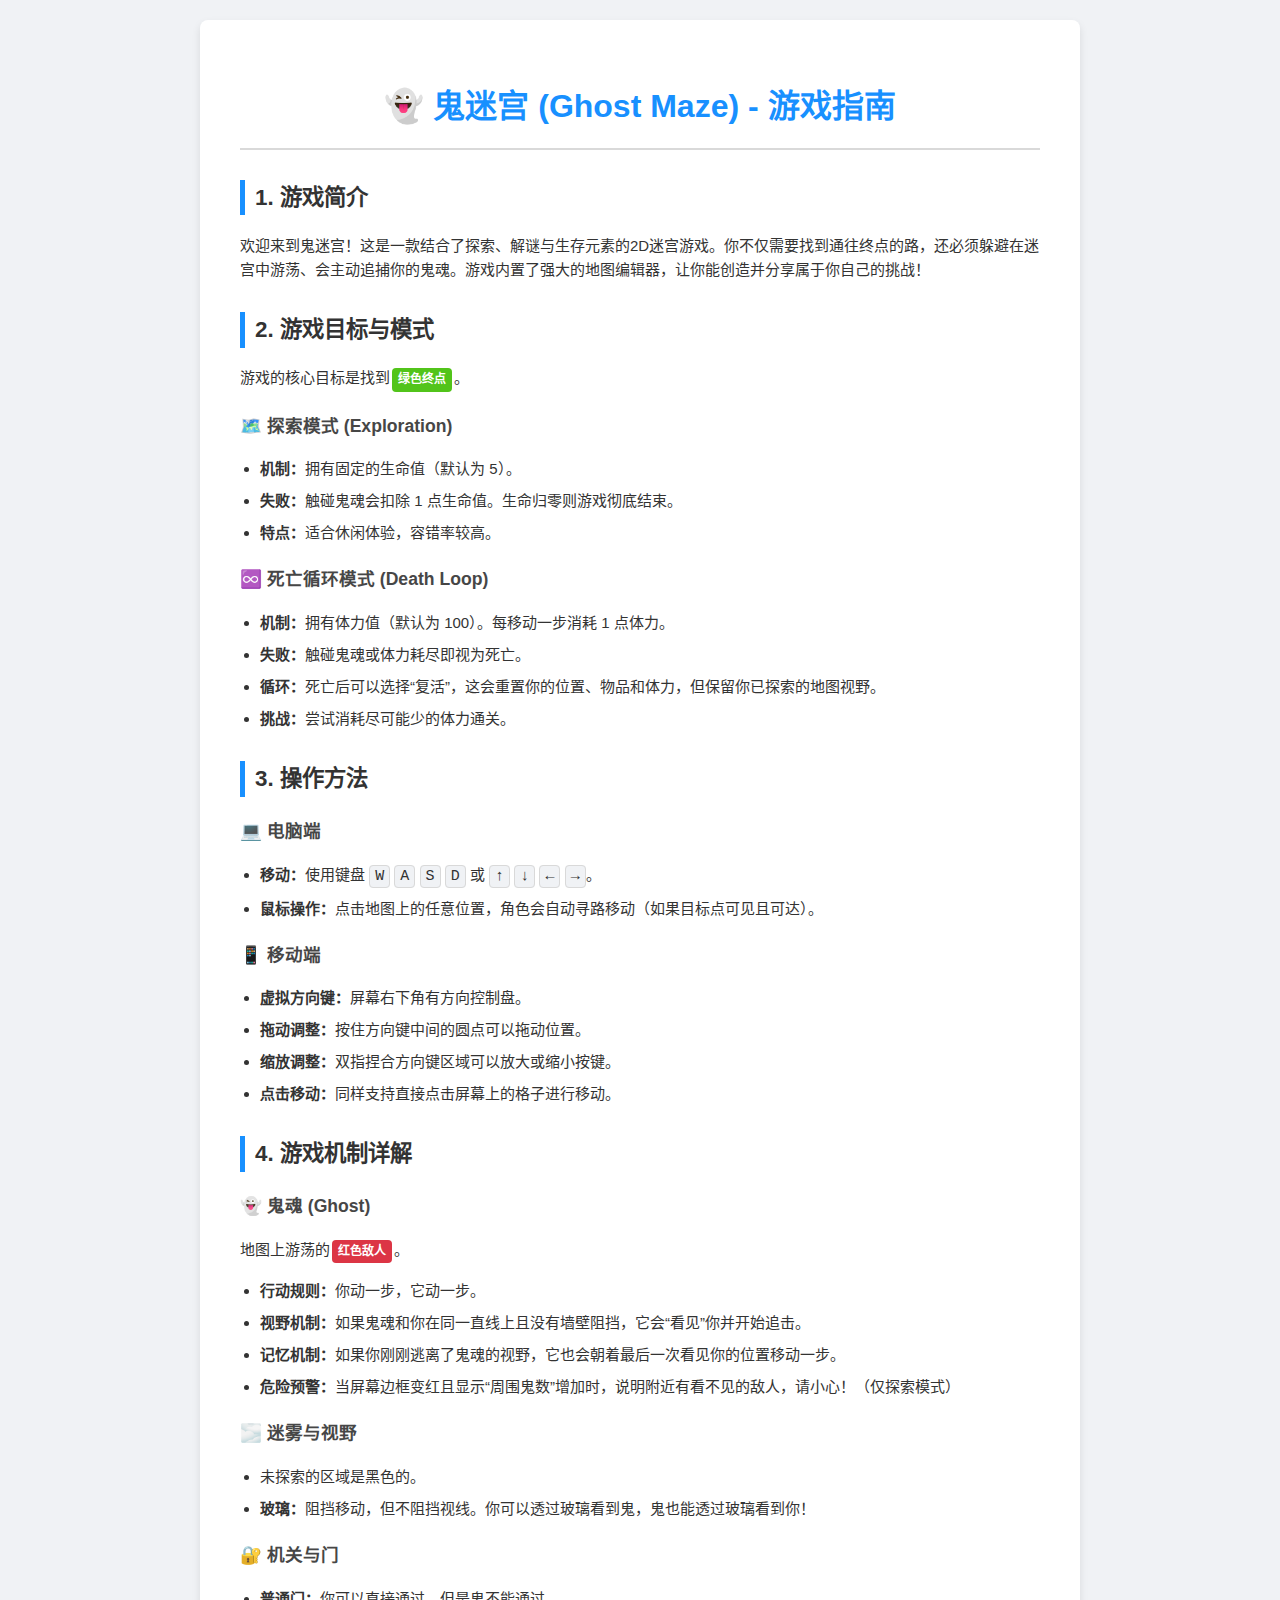
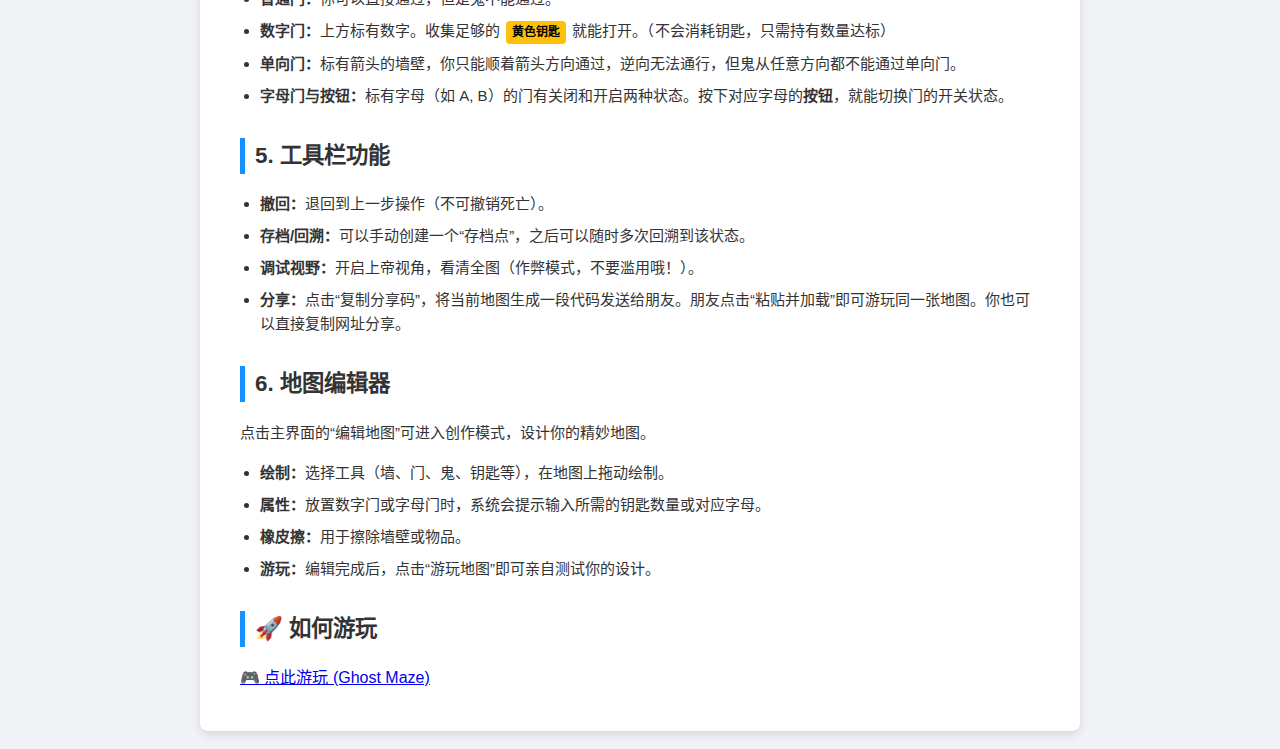
<file: help.html>
<!DOCTYPE html>
<html lang="zh-CN">
    <head>
        <meta charset="UTF-8">
        <meta name="viewport" content="width=device-width, initial-scale=1.0">
        <title>鬼迷宫 - 游戏帮助</title>
        <style>
        :root {
            color-scheme: light;
            --bg-color: #f0f2f5;
            --container-bg: #ffffff;
            --text-color: #333;
            --border-color: #d9d9d9;
            --primary-color: #1890ff;
            --primary-hover-color: #40a9ff;
            --danger-color: #ff4d4f;
            --success-color: #52c41a;
            --key-color: #ffc107;
            --wall-color: #495360;
            --ghost-color: #dc3545;
            --player-color: #007bff;
        }

        @media (prefers-color-scheme: dark) {
            :root {
                color-scheme: dark;
                --bg-color: #1e1e1e;
                --container-bg: #2c2c2c;
                --text-color: #e6e6e6;
                --border-color: #444;
                --primary-color: #177ddc;
                --primary-hover-color: #3c9ae8;
                --danger-color: #ff6b6d;
                --success-color: #52c41a;
                --key-color: #e6c34a;
                --wall-color: #666;
                --player-color: #3c9ae8;
                --ghost-color: #d9534f;
            }
        }

        body {
            font-family: -apple-system, BlinkMacSystemFont, 'Segoe UI', Roboto, 'Helvetica Neue', Arial, sans-serif;
            background-color: var(--bg-color);
            color: var(--text-color);
            margin: 0;
            padding: 20px;
            line-height: 1.6;
            display: flex;
            justify-content: center;
        }

        .help-container {
            background-color: var(--container-bg);
            width: 100%;
            max-width: 800px;
            padding: 40px;
            border-radius: 8px;
            box-shadow: 0 4px 8px rgba(0,0,0,0.1);
        }

        h1 {
            text-align: center;
            margin-bottom: 30px;
            color: var(--primary-color);
            border-bottom: 2px solid var(--border-color);
            padding-bottom: 15px;
        }

        h2 {
            margin-top: 30px;
            border-left: 5px solid var(--primary-color);
            padding-left: 10px;
            font-size: 1.4rem;
        }

        h3 {
            margin-top: 20px;
            color: var(--text-color);
            opacity: 0.9;
            font-size: 1.1rem;
        }

        p, li {
            font-size: 15px;
        }

        ul {
            padding-left: 20px;
        }

        li {
            margin-bottom: 8px;
        }

        .icon-block {
            display: inline-block;
            width: 12px;
            height: 12px;
            border-radius: 50%;
            margin-right: 5px;
        }

        .tag {
            display: inline-block;
            padding: 2px 6px;
            border-radius: 4px;
            font-size: 12px;
            font-weight: bold;
            color: white;
            margin: 0 2px;
        }

        .key-tag { background-color: var(--key-color); color: #000; }
        .ghost-tag { background-color: var(--ghost-color); }
        .player-tag { background-color: var(--player-color); }
        .wall-tag { background-color: var(--wall-color); }

        .back-btn {
            display: block;
            width: 200px;
            margin: 40px auto 0;
            padding: 12px;
            text-align: center;
            background-color: var(--primary-color);
            color: white;
            text-decoration: none;
            border-radius: 6px;
            font-weight: bold;
            transition: background 0.2s;
        }

        .back-btn:hover {
            background-color: var(--primary-hover-color);
        }

        code {
            background-color: var(--bg-color);
            padding: 2px 5px;
            border-radius: 4px;
            font-family: monospace;
            border: 1px solid var(--border-color);
        }

        /* Mobile Adaptation */
        @media (max-width: 768px) {
            body { padding: 10px; }
            .help-container { padding: 20px; }
            h1 { font-size: 1.5rem; }
        }
    </style>
    </head>
    <body>

        <div class="help-container">
            <h1>👻 鬼迷宫 (Ghost Maze) - 游戏指南</h1>

            <section>
                <h2>1. 游戏简介</h2>
                <p>欢迎来到鬼迷宫！这是一款结合了探索、解谜与生存元素的2D迷宫游戏。你不仅需要找到通往终点的路，还必须躲避在迷宫中游荡、会主动追捕你的鬼魂。游戏内置了强大的地图编辑器，让你能创造并分享属于你自己的挑战！</p>
            </section>

            <section>
                <h2>2. 游戏目标与模式</h2>
                <p>游戏的核心目标是找到<span class="tag"
                        style="background-color: var(--success-color)">绿色终点</span>。</p>

                <h3>🗺️ 探索模式 (Exploration)</h3>
                <ul>
                    <li><strong>机制：</strong>拥有固定的生命值（默认为 5）。</li>
                    <li><strong>失败：</strong>触碰鬼魂会扣除 1 点生命值。生命归零则游戏彻底结束。</li>
                    <li><strong>特点：</strong>适合休闲体验，容错率较高。</li>
                </ul>

                <h3>♾️ 死亡循环模式 (Death Loop)</h3>
                <ul>
                    <li><strong>机制：</strong>拥有体力值（默认为 100）。每移动一步消耗 1 点体力。</li>
                    <li><strong>失败：</strong>触碰鬼魂或体力耗尽即视为死亡。</li>
                    <li><strong>循环：</strong>死亡后可以选择“复活”，这会重置你的位置、物品和体力，但保留你已探索的地图视野。</li>
                    <li><strong>挑战：</strong>尝试消耗尽可能少的体力通关。</li>
                </ul>
            </section>

            <section>
                <h2>3. 操作方法</h2>
                <h3>💻 电脑端</h3>
                <ul>
                    <li><strong>移动：</strong>使用键盘 <code>W</code> <code>A</code>
                        <code>S</code> <code>D</code> 或 <code>↑</code>
                        <code>↓</code> <code>←</code> <code>→</code>。</li>
                    <li><strong>鼠标操作：</strong>点击地图上的任意位置，角色会自动寻路移动（如果目标点可见且可达）。</li>
                </ul>

                <h3>📱 移动端</h3>
                <ul>
                    <li><strong>虚拟方向键：</strong>屏幕右下角有方向控制盘。</li>
                    <li><strong>拖动调整：</strong>按住方向键中间的圆点可以拖动位置。</li>
                    <li><strong>缩放调整：</strong>双指捏合方向键区域可以放大或缩小按键。</li>
                    <li><strong>点击移动：</strong>同样支持直接点击屏幕上的格子进行移动。</li>
                </ul>
            </section>

            <section>
                <h2>4. 游戏机制详解</h2>

                <h3>👻 鬼魂 (Ghost)</h3>
                <p>地图上游荡的<span class="tag ghost-tag">红色敌人</span>。</p>
                <ul>
                    <li><strong>行动规则：</strong>你动一步，它动一步。</li>
                    <li><strong>视野机制：</strong>如果鬼魂和你在同一直线上且没有墙壁阻挡，它会“看见”你并开始追击。</li>
                    <li><strong>记忆机制：</strong>如果你刚刚逃离了鬼魂的视野，它也会朝着最后一次看见你的位置移动一步。</li>
                    <li><strong>危险预警：</strong>当屏幕边框变红且显示“周围鬼数”增加时，说明附近有看不见的敌人，请小心！（仅探索模式）</li>
                </ul>

                <h3>🌫️ 迷雾与视野</h3>
                <ul>
                    <li>未探索的区域是黑色的。</li>
                    <li><strong>玻璃：</strong>阻挡移动，但不阻挡视线。你可以透过玻璃看到鬼，鬼也能透过玻璃看到你！</li>
                </ul>

                <h3>🔐 机关与门</h3>
                <ul>
                    <li><strong>普通门：</strong>你可以直接通过，但是鬼不能通过。</li>
                    <li><strong>数字门：</strong>上方标有数字。收集足够的 <span
                            class="tag key-tag">黄色钥匙</span>
                        就能打开。（不会消耗钥匙，只需持有数量达标）</li>
                    <li><strong>单向门：</strong>标有箭头的墙壁，你只能顺着箭头方向通过，逆向无法通行，但鬼从任意方向都不能通过单向门。</li>
                    <li><strong>字母门与按钮：</strong>标有字母（如 A,
                        B）的门有关闭和开启两种状态。按下对应字母的<strong>按钮</strong>，就能切换门的开关状态。</li>
                </ul>
            </section>

            <section>
                <h2>5. 工具栏功能</h2>
                <ul>
                    <li><strong>撤回：</strong>退回到上一步操作（不可撤销死亡）。</li>
                    <li><strong>存档/回溯：</strong>可以手动创建一个“存档点”，之后可以随时多次回溯到该状态。</li>
                    <li><strong>调试视野：</strong>开启上帝视角，看清全图（作弊模式，不要滥用哦！）。</li>
                    <li><strong>分享：</strong>点击“复制分享码”，将当前地图生成一段代码发送给朋友。朋友点击“粘贴并加载”即可游玩同一张地图。你也可以直接复制网址分享。</li>
                </ul>
            </section>

            <section>
                <h2>6. 地图编辑器</h2>
                <p>点击主界面的“编辑地图”可进入创作模式，设计你的精妙地图。</p>
                <ul>
                    <li><strong>绘制：</strong>选择工具（墙、门、鬼、钥匙等），在地图上拖动绘制。</li>
                    <li><strong>属性：</strong>放置数字门或字母门时，系统会提示输入所需的钥匙数量或对应字母。</li>
                    <li><strong>橡皮擦：</strong>用于擦除墙壁或物品。</li>
                    <li><strong>游玩：</strong>编辑完成后，点击“游玩地图”即可亲自测试你的设计。</li>
                </ul>
            </section>

            <h2>🚀 如何游玩</h2>
            <a href="https://ghostmaze.novic.cc" class="play-button"
                target="_blank">🎮 点此游玩 (Ghost Maze)</a>
        </div>

    </body>
</html>
</file>
